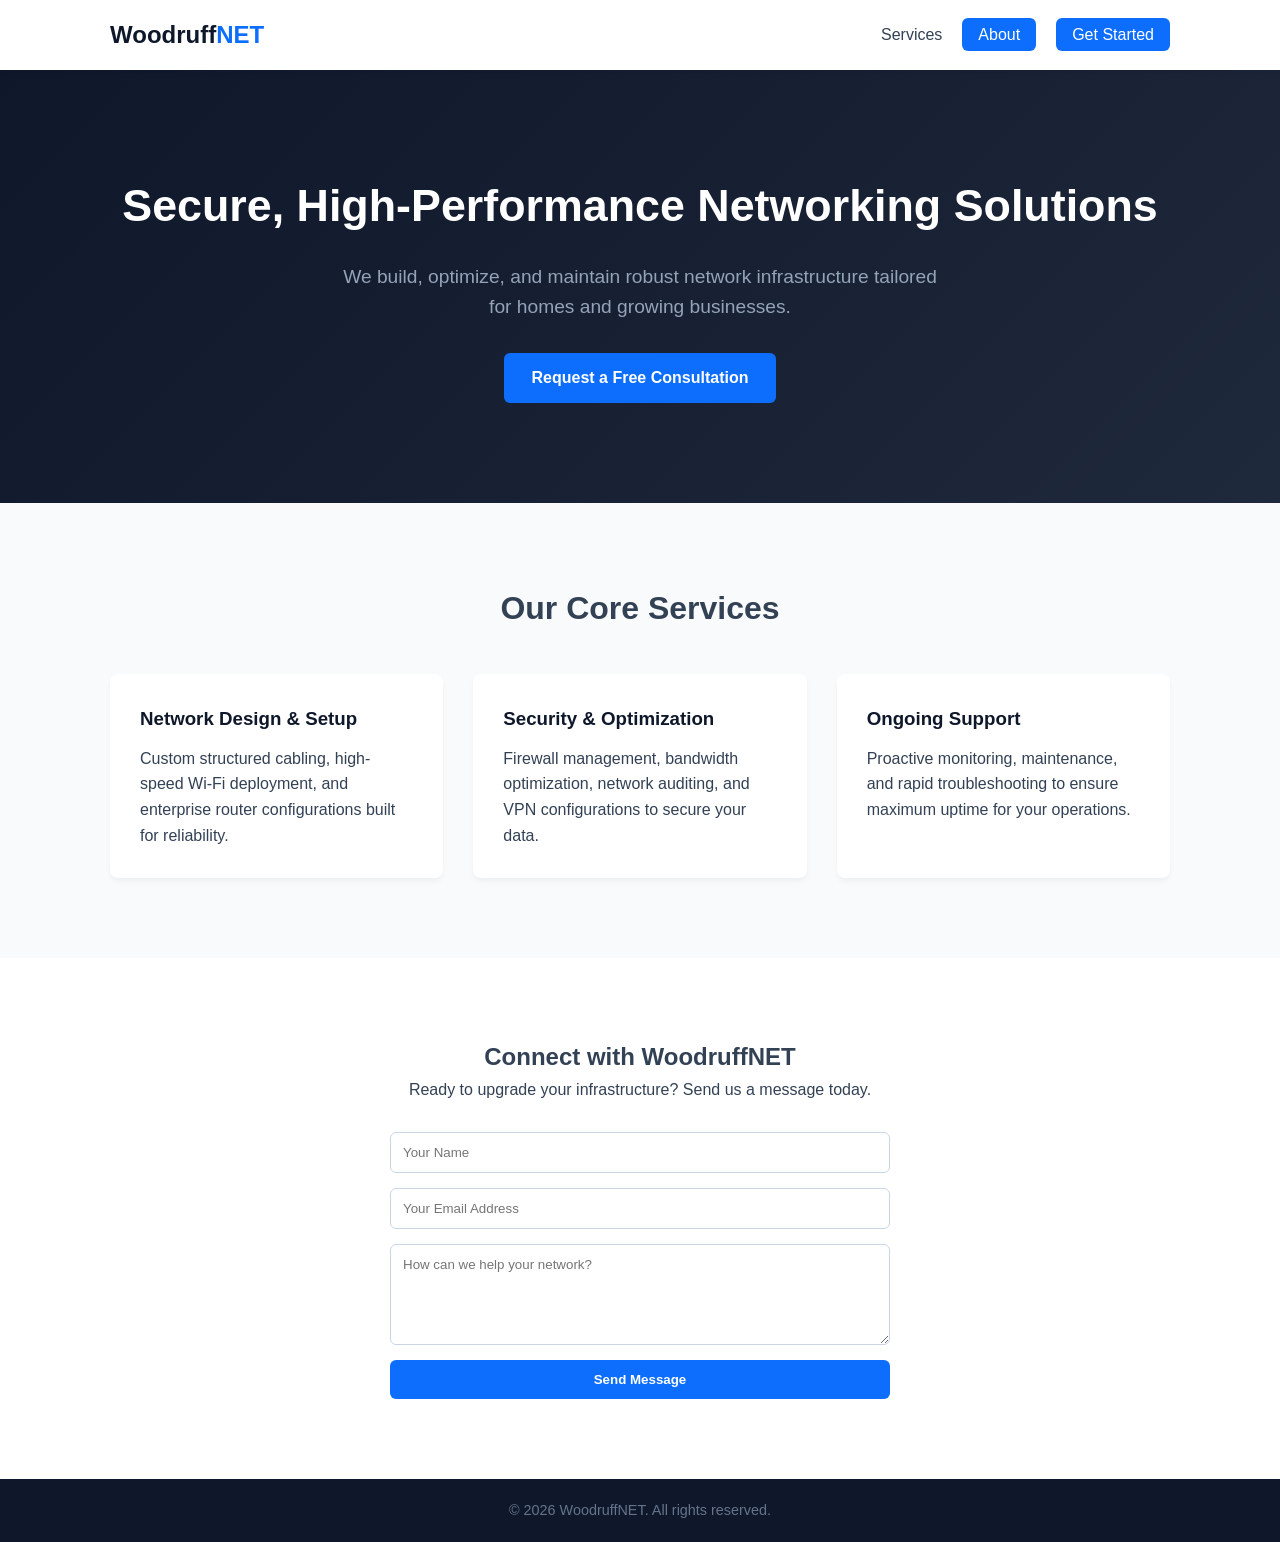
<file: index.html>
<!DOCTYPE html>
<html lang="en">
<head>
  <meta charset="UTF-8">
  <meta name="viewport" content="width=device-width, initial-scale=1.0">
  <title>WoodruffNET | Reliable Networking & IT Infrastructure Solutions</title>
  <link rel="stylesheet" href="style.css">
</head>
<body>

  <header>
    <div class="container nav-container">
      <div class="logo">Woodruff<span>NET</span></div>
      <nav>
        <ul>
          <li><a href="#services">Services</a></li>
          <li><a href="about.html" class="btn-nav">About</a></li>
          <li><a href="#contact" class="btn-nav">Get Started</a></li>
        </ul>
      </nav>
    </div>
  </header>

  <section class="hero">
    <div class="container">
      <h1>Secure, High-Performance Networking Solutions</h1>
      <p>We build, optimize, and maintain robust network infrastructure tailored for homes and growing businesses.</p>
      <a href="#contact" class="btn-primary">Request a Free Consultation</a>
    </div>
  </section>

  <section id="services" class="services">
    <div class="container">
      <h2>Our Core Services</h2>
      <div class="grid">
        <div class="card">
          <h3>Network Design & Setup</h3>
          <p>Custom structured cabling, high-speed Wi-Fi deployment, and enterprise router configurations built for reliability.</p>
        </div>
        <div class="card">
          <h3>Security & Optimization</h3>
          <p>Firewall management, bandwidth optimization, network auditing, and VPN configurations to secure your data.</p>
        </div>
        <div class="card">
          <h3>Ongoing Support</h3>
          <p>Proactive monitoring, maintenance, and rapid troubleshooting to ensure maximum uptime for your operations.</p>
        </div>
      </div>
    </div>
  </section>

  <section id="contact" class="contact">
    <div class="container">
      <h2>Connect with WoodruffNET</h2>
      <p>Ready to upgrade your infrastructure? Send us a message today.</p>
      <form class="contact-form" action="#" method="POST">
        <input type="text" placeholder="Your Name" required>
        <input type="email" placeholder="Your Email Address" required>
        <textarea rows="5" placeholder="How can we help your network?" required></textarea>
        <button type="submit" class="btn-primary">Send Message</button>
      </form>
    </div>
  </section>

  <footer>
    <div class="container">
      <p>&copy; 2026 WoodruffNET. All rights reserved.</p>
    </div>
  </footer>

</body>
</html>
</file>
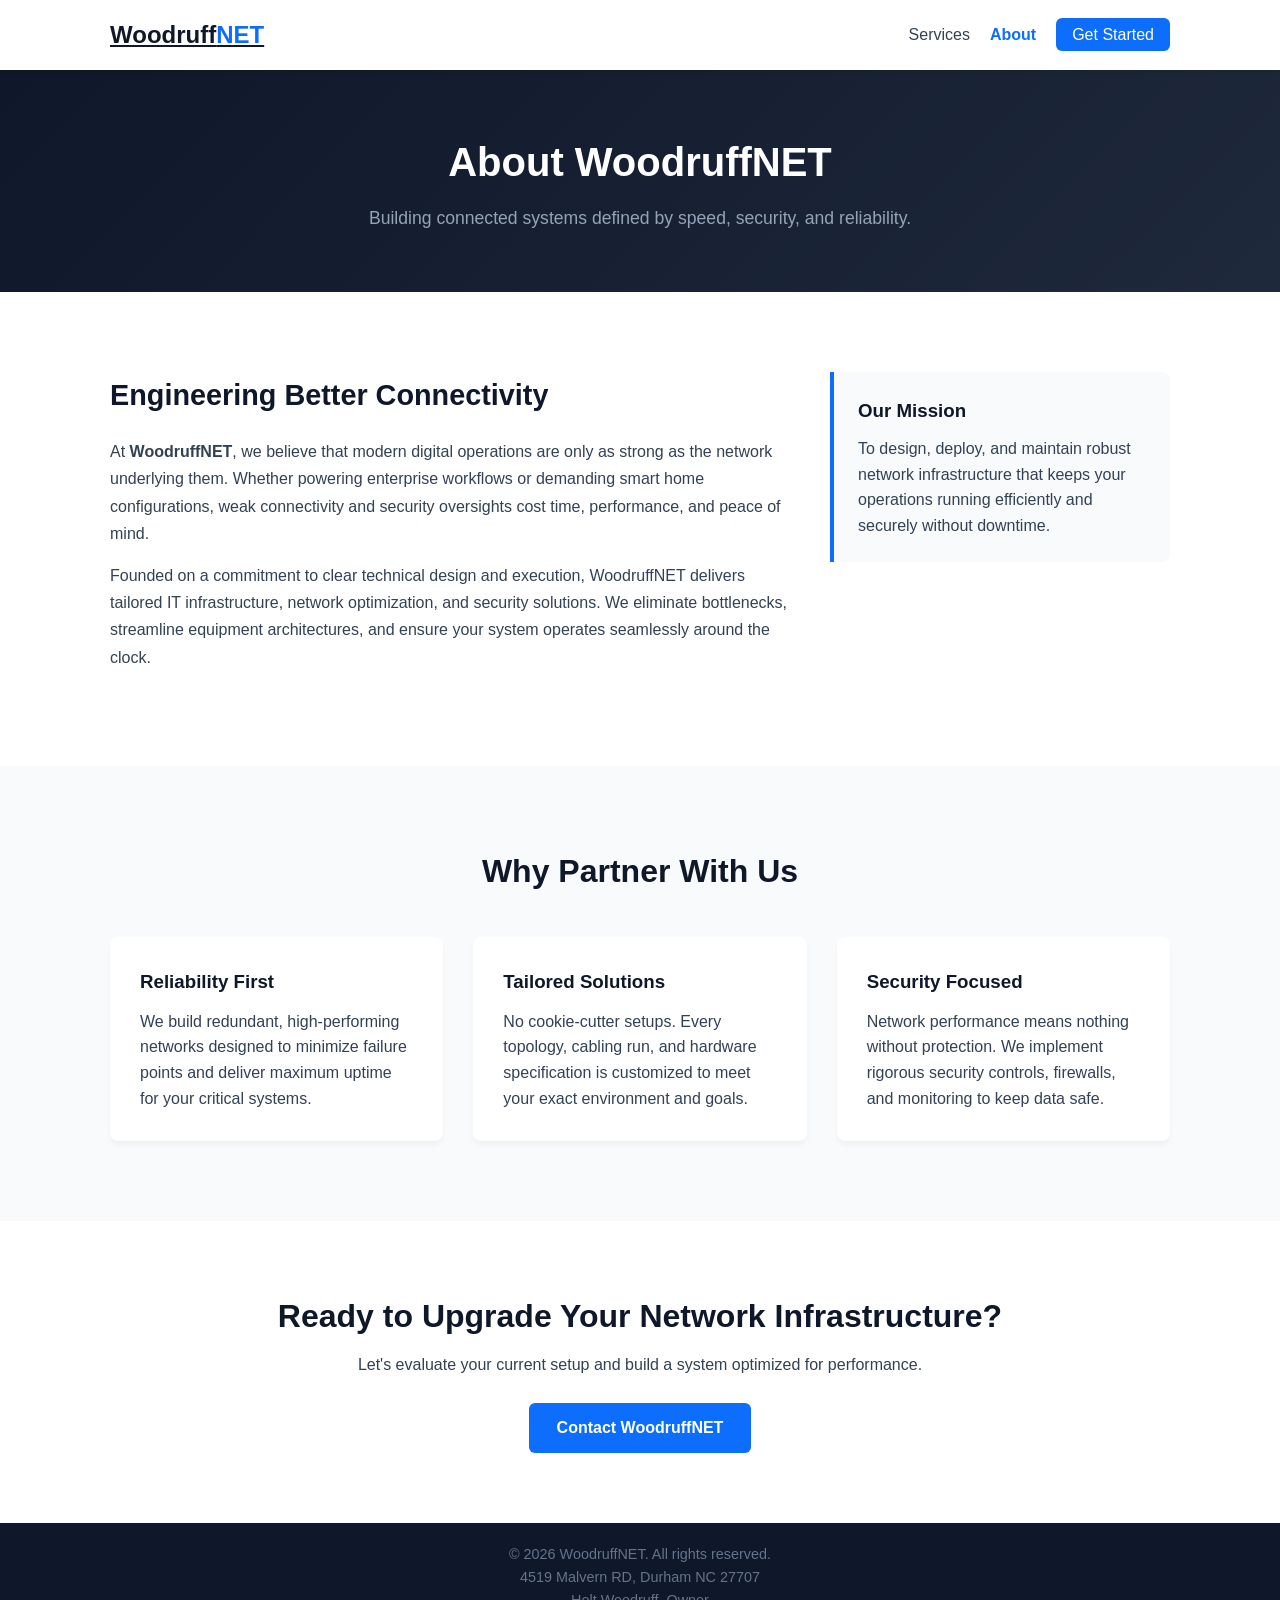
<file: about.html>
<!DOCTYPE html>
<html lang="en">
<head>
  <meta charset="UTF-8">
  <meta name="viewport" content="width=device-width, initial-scale=1.0">
  <title>About Us | WoodruffNET</title>
  <link rel="stylesheet" href="style.css">
</head>
<body>

  <header>
    <div class="container nav-container">
      <a href="index.html" class="logo">Woodruff<span>NET</span></a>
      <nav>
        <ul>
          <li><a href="index.html#services">Services</a></li>
          <li><a href="about.html" class="active">About</a></li>
          <li><a href="index.html#contact" class="btn-nav">Get Started</a></li>
        </ul>
      </nav>
    </div>
  </header>

  <section class="page-header">
    <div class="container">
      <h1>About WoodruffNET</h1>
      <p>Building connected systems defined by speed, security, and reliability.</p>
    </div>
  </section>

  <section class="about-content">
    <div class="container">
      
      <div class="about-grid">
        <div class="about-text">
          <h2>Engineering Better Connectivity</h2>
          <p>At <strong>WoodruffNET</strong>, we believe that modern digital operations are only as strong as the network underlying them. Whether powering enterprise workflows or demanding smart home configurations, weak connectivity and security oversights cost time, performance, and peace of mind.</p>
          <p>Founded on a commitment to clear technical design and execution, WoodruffNET delivers tailored IT infrastructure, network optimization, and security solutions. We eliminate bottlenecks, streamline equipment architectures, and ensure your system operates seamlessly around the clock.</p>
        </div>
        <div class="about-highlights">
          <div class="highlight-box">
            <h3>Our Mission</h3>
            <p>To design, deploy, and maintain robust network infrastructure that keeps your operations running efficiently and securely without downtime.</p>
          </div>
        </div>
      </div>

    </div>
  </section>

  <section class="pillars">
    <div class="container">
      <h2>Why Partner With Us</h2>
      <div class="grid">
        <div class="card">
          <h3>Reliability First</h3>
          <p>We build redundant, high-performing networks designed to minimize failure points and deliver maximum uptime for your critical systems.</p>
        </div>
        <div class="card">
          <h3>Tailored Solutions</h3>
          <p>No cookie-cutter setups. Every topology, cabling run, and hardware specification is customized to meet your exact environment and goals.</p>
        </div>
        <div class="card">
          <h3>Security Focused</h3>
          <p>Network performance means nothing without protection. We implement rigorous security controls, firewalls, and monitoring to keep data safe.</p>
        </div>
      </div>
    </div>
  </section>

  <section class="cta-banner">
    <div class="container">
      <h2>Ready to Upgrade Your Network Infrastructure?</h2>
      <p>Let's evaluate your current setup and build a system optimized for performance.</p>
      <a href="index.html#contact" class="btn-primary">Contact WoodruffNET</a>
    </div>
  </section>

  <footer>
    <div class="container">
      <p>&copy; 2026 WoodruffNET. All rights reserved.</p>
	  <p>4519 Malvern RD, Durham NC 27707</p>
	  <p>Holt Woodruff, Owner</p>
    </div>
  </footer>

</body>
</html>
</file>
<file: style.css>
:root {
  --primary-color: #0d6efd;
  --dark-color: #0f172a;
  --light-bg: #f8fafc;
  --text-color: #334155;
}

* {
  box-sizing: border-box;
  margin: 0;
  padding: 0;
  font-family: -apple-system, BlinkMacSystemFont, "Segoe UI", Roboto, sans-serif;
}

body {
  line-height: 1.6;
  color: var(--text-color);
}

.container {
  max-width: 1100px;
  margin: 0 auto;
  padding: 0 20px;
}

/* Header & Nav */
header {
  background: #ffffff;
  box-shadow: 0 2px 4px rgba(0,0,0,0.05);
  position: sticky;
  top: 0;
  z-index: 100;
}

.nav-container {
  display: flex;
  justify-content: space-between;
  align-items: center;
  height: 70px;
}

.logo {
  font-size: 1.5rem;
  font-weight: 800;
  color: var(--dark-color);
}

.logo span {
  color: var(--primary-color);
}

nav ul {
  display: flex;
  list-style: none;
  align-items: center;
  gap: 20px;
}

nav a {
  text-decoration: none;
  color: var(--text-color);
  font-weight: 500;
}

.btn-nav {
  background-color: var(--primary-color);
  color: white !important;
  padding: 8px 16px;
  border-radius: 6px;
}

/* Hero Section */
.hero {
  background: linear-gradient(135deg, var(--dark-color), #1e293b);
  color: #ffffff;
  padding: 100px 0;
  text-align: center;
}

.hero h1 {
  font-size: 2.8rem;
  margin-bottom: 20px;
}

.hero p {
  font-size: 1.2rem;
  max-width: 600px;
  margin: 0 auto 30px;
  color: #94a3b8;
}

/* Buttons */
.btn-primary {
  display: inline-block;
  background-color: var(--primary-color);
  color: white;
  padding: 12px 28px;
  text-decoration: none;
  border-radius: 6px;
  font-weight: 600;
  border: none;
  cursor: pointer;
}

/* Services */
.services {
  padding: 80px 0;
  background-color: var(--light-bg);
  text-align: center;
}

.services h2 {
  margin-bottom: 40px;
  font-size: 2rem;
}

.grid {
  display: grid;
  grid-template-columns: repeat(auto-fit, minmax(280px, 1fr));
  gap: 30px;
}

.card {
  background: white;
  padding: 30px;
  border-radius: 8px;
  box-shadow: 0 4px 6px -1px rgba(0, 0, 0, 0.05);
  text-align: left;
}

.card h3 {
  margin-bottom: 12px;
  color: var(--dark-color);
}

/* Contact */
.contact {
  padding: 80px 0;
  text-align: center;
}

.contact-form {
  max-width: 500px;
  margin: 30px auto 0;
  display: flex;
  flex-direction: column;
  gap: 15px;
}

.contact-form input,
.contact-form textarea {
  width: 100%;
  padding: 12px;
  border: 1px solid #cbd5e1;
  border-radius: 6px;
}

footer {
  background: var(--dark-color);
  color: #64748b;
  text-align: center;
  padding: 20px 0;
  font-size: 0.9rem;
}
/* Active Nav Link */
nav a.active {
  color: var(--primary-color);
  font-weight: 700;
}

/* Page Header */
.page-header {
  background: linear-gradient(135deg, var(--dark-color), #1e293b);
  color: #ffffff;
  padding: 60px 0;
  text-align: center;
}

.page-header h1 {
  font-size: 2.5rem;
  margin-bottom: 10px;
}

.page-header p {
  color: #94a3b8;
  font-size: 1.1rem;
}

/* About Content */
.about-content {
  padding: 80px 0;
}

.about-grid {
  display: grid;
  grid-template-columns: 2fr 1fr;
  gap: 40px;
  align-items: start;
}

.about-text h2 {
  font-size: 1.8rem;
  color: var(--dark-color);
  margin-bottom: 20px;
}

.about-text p {
  margin-bottom: 15px;
  line-height: 1.7;
}

.highlight-box {
  background: var(--light-bg);
  border-left: 4px solid var(--primary-color);
  padding: 24px;
  border-radius: 0 8px 8px 0;
}

.highlight-box h3 {
  color: var(--dark-color);
  margin-bottom: 10px;
}

/* Pillars Section */
.pillars {
  background-color: var(--light-bg);
  padding: 80px 0;
  text-align: center;
}

.pillars h2 {
  margin-bottom: 40px;
  font-size: 2rem;
  color: var(--dark-color);
}

/* CTA Banner */
.cta-banner {
  padding: 70px 0;
  text-align: center;
  background: #ffffff;
}

.cta-banner h2 {
  font-size: 2rem;
  color: var(--dark-color);
  margin-bottom: 10px;
}

.cta-banner p {
  margin-bottom: 25px;
  color: var(--text-color);
}

/* Responsive adjustment for small screens */
@media (max-width: 768px) {
  .about-grid {
    grid-template-columns: 1fr;
  }
}
</file>
